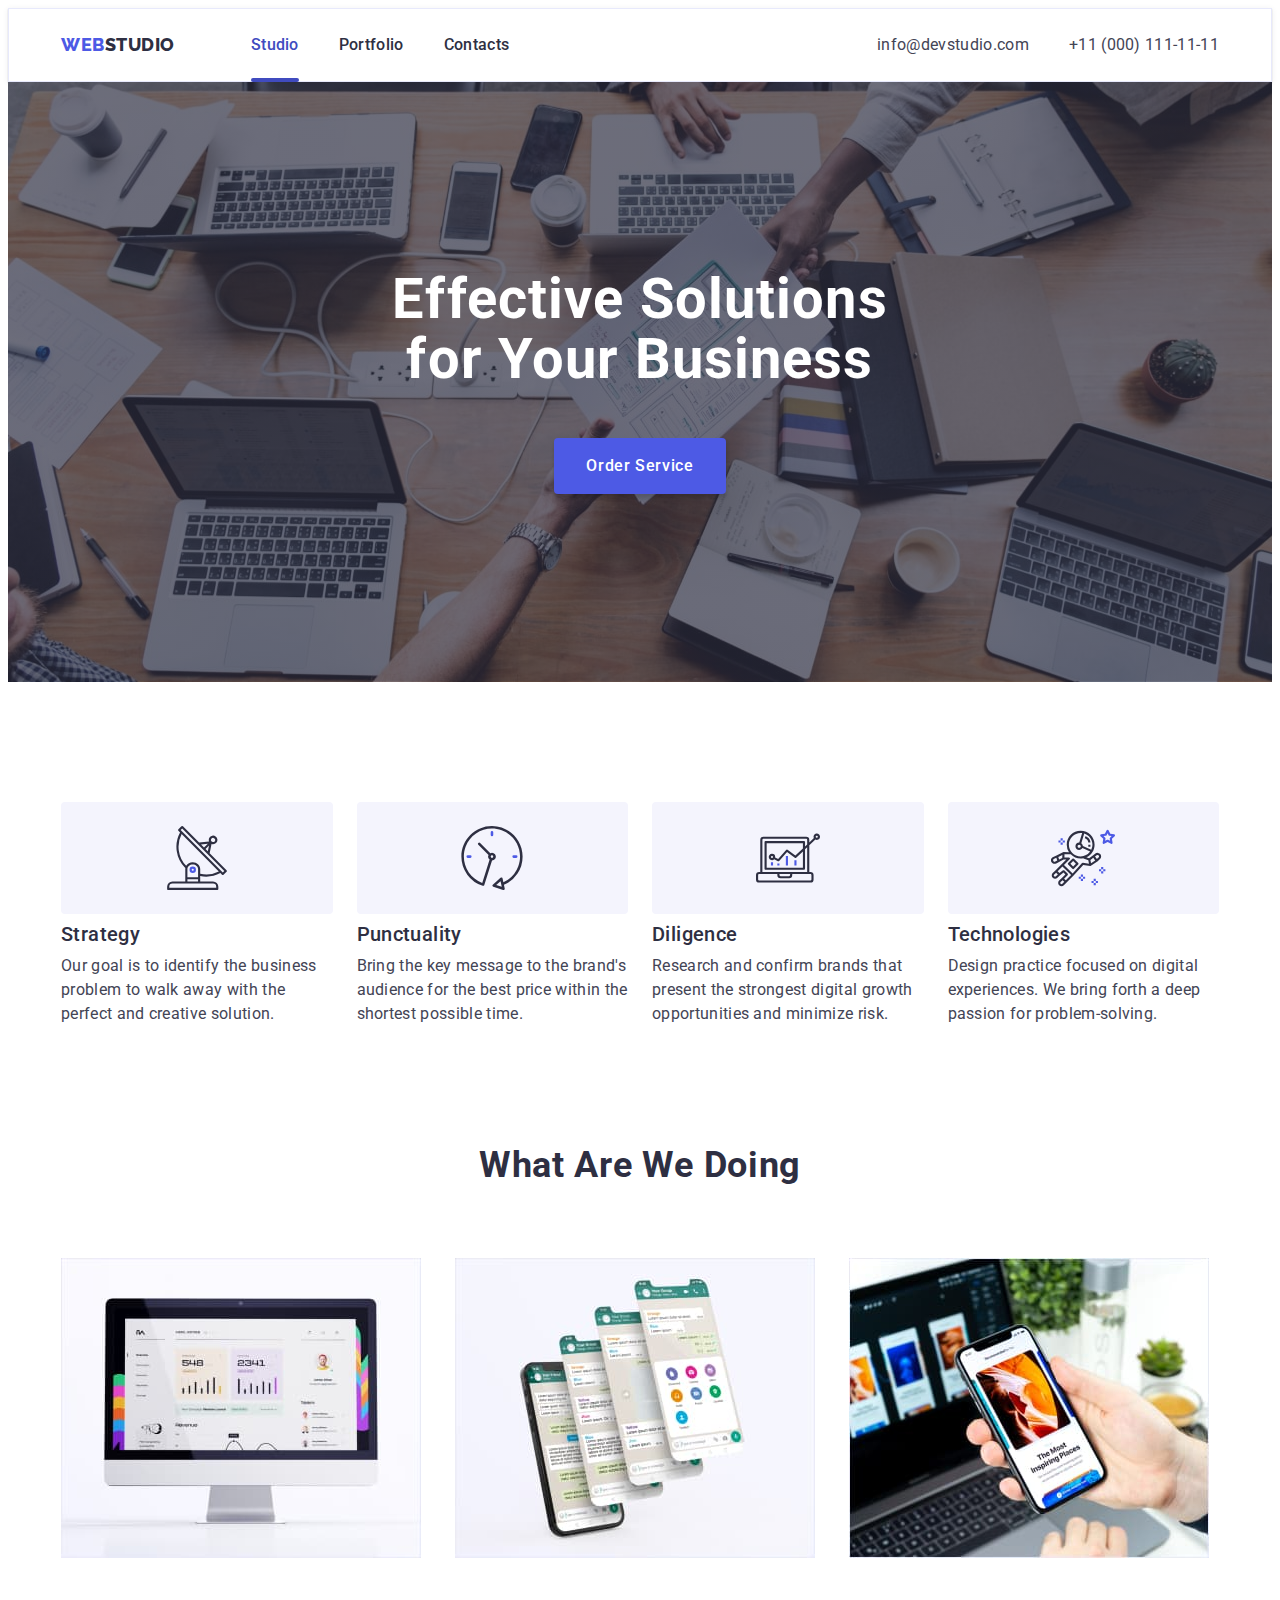
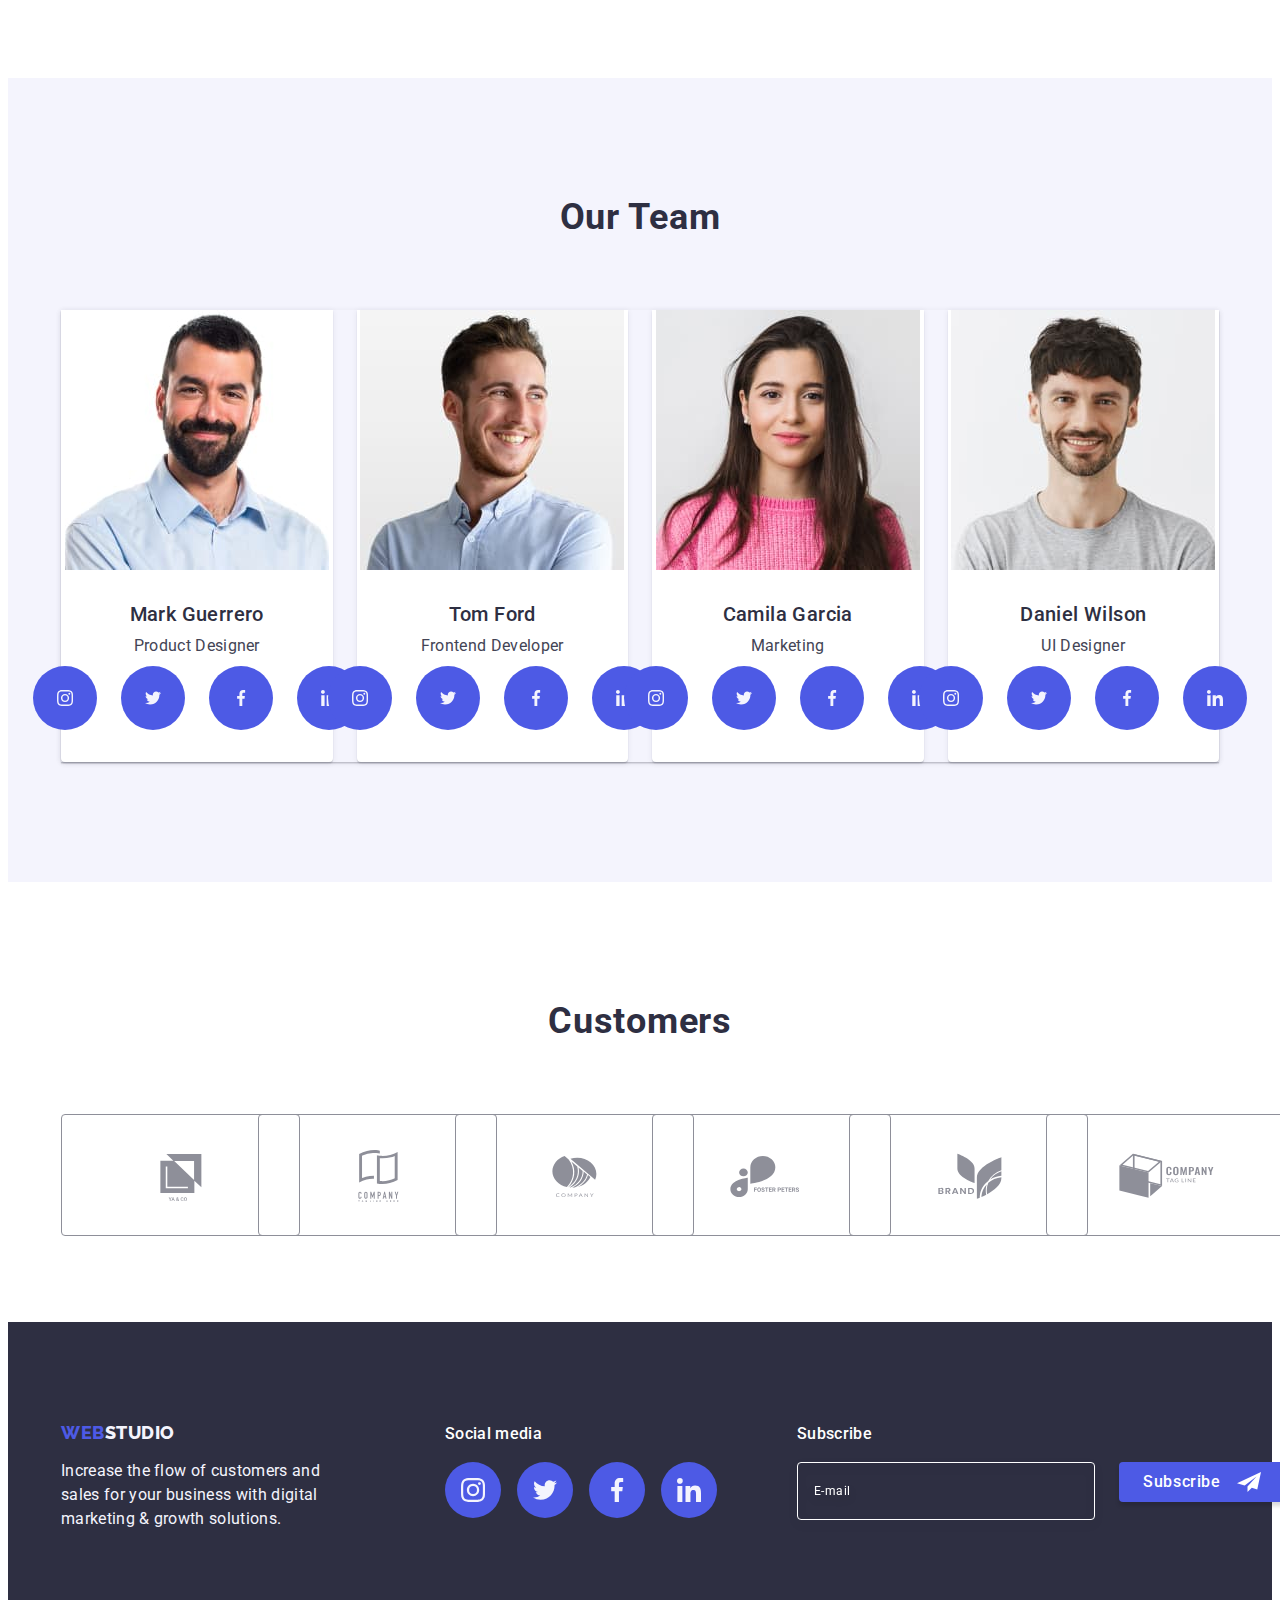
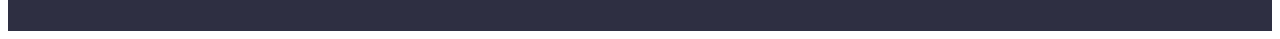
<file: index.html>
<!DOCTYPE html>
<html lang="en">
  <head>
    <meta charset="UTF-8" />
    <meta name="viewport" content="width=device-width, initial-scale=1.0" />
    <link rel="preconnect" href="https://fonts.googleapis.com" />
    <link rel="preconnect" href="https://fonts.gstatic.com" crossorigin />
    <link
      href="https://fonts.googleapis.com/css2?family=Raleway:wght@800&family=Roboto:wght@400;500;700;900&display=swap"
      rel="stylesheet"
    />
    <link
      rel="stylesheet"
      href="https://cdnjs.cloudflare.com/ajax/libs/modern-normalize/2.0.0/modern-normalize.min.css"
      integrity="sha512-4xo8blKMVCiXpTaLzQSLSw3KFOVPWhm/TRtuPVc4WG6kUgjH6J03IBuG7JZPkcWMxJ5huwaBpOpnwYElP/m6wg=="
      crossorigin="anonymous"
      referrerpolicy="no-referrer"
    />
    <link rel="stylesheet" href="./css/styles.css" />
    <title>Document</title>
  </head>
  <body>
    <header class="top-page">
      <div class="container header-container">
        <nav class="header-menu">
          <a class="header-menu-logo link" href="./index.html"
            >Web<span class="logo-dark">Studio</span></a
          >
          <ul class="header-menu-list list">
            <li class="header-menu-item">
              <a class="header-menu-link current link" href="./index.html"
                >Studio</a
              >
            </li>
            <li class="header-menu-item">
              <a class="header-menu-link link" href="./portfolio.html"
                >Portfolio</a
              >
            </li>
            <li class="header-menu-item">
              <a class="header-menu-link link" href="">Contacts</a>
            </li>
          </ul>
        </nav>
        <address class="header-contacts">
          <ul class="header-contacts-list list">
            <li class="header-contacts-item">
              <a
                class="header-contacts-link link"
                href="mailto:info@devstudio.com"
                >info@devstudio.com</a
              >
            </li>
            <li class="header-contacts-item">
              <a class="header-contacts-link link" href="tel:110001111111"
                >+11 (000) 111-11-11</a
              >
            </li>
          </ul>
        </address>
      </div>
    </header>
    <main>
      <section class="hero">
        <div class="container">
          <h1 class="hero-title">Effective Solutions for Your Business</h1>
          <button class="hero-btn button" data-modal-open type="button">
            Order Service
          </button>
        </div>
      </section>
      <section class="about">
        <div class="container">
          <h2 class="visually-hidden">Our Advantages</h2>
          <ul class="about-list list">
            <li class="about-list-item">
              <div class="about-icon-item">
                <svg class="about-icon" width="64" height="64">
                  <use href="./images/icons.svg#antenna"></use>
                </svg>
              </div>
              <h3 class="about-list-title">Strategy</h3>
              <p class="text">
                Our goal is to identify the business problem to walk away with
                the perfect and creative solution.
              </p>
            </li>
            <li class="about-list-item">
              <div class="about-icon-item">
                <svg class="about-icon" width="64" height="64">
                  <use href="./images/icons.svg#clock"></use>
                </svg>
              </div>
              <h3 class="about-list-title">Punctuality</h3>
              <p class="text">
                Bring the key message to the brand's audience for the best price
                within the shortest possible time.
              </p>
            </li>
            <li class="about-list-item">
              <div class="about-icon-item">
                <svg class="about-icon" width="64" height="64">
                  <use href="./images/icons.svg#diagram"></use>
                </svg>
              </div>
              <h3 class="about-list-title">Diligence</h3>
              <p class="text">
                Research and confirm brands that present the strongest digital
                growth opportunities and minimize risk.
              </p>
            </li>
            <li class="about-list-item">
              <div class="about-icon-item">
                <svg class="about-icon" width="64" height="64">
                  <use href="./images/icons.svg#astronaut"></use>
                </svg>
              </div>
              <h3 class="about-list-title">Technologies</h3>
              <p class="text">
                Design practice focused on digital experiences. We bring forth a
                deep passion for problem-solving.
              </p>
            </li>
          </ul>
        </div>
      </section>
      <section class="work">
        <div class="container">
          <h2 class="work-title">What are we doing</h2>
          <ul class="work-list list">
            <li class="work-list-item">
              <img
                src="./images/wawd_1.jpg"
                alt="pc"
                width="360"
                height="300"
              />
            </li>
            <li class="work-list-item">
              <img
                src="./images/wawd_2.jpg"
                alt="screens"
                width="360"
                height="300"
              />
            </li>
            <li class="work-list-item">
              <img
                src="./images/wawd_3.jpg"
                alt="phone"
                width="360"
                height="300"
              />
            </li>
          </ul>
        </div>
      </section>
      <section class="staff">
        <div class="container">
          <h2 class="staff-title">Our Team</h2>
          <ul class="staff-list list">
            <li class="staff-list-item">
              <img
                src="./images/mark_guerrero.jpg"
                alt="mark"
                width="264"
                height="260"
              />
              <div class="staff-list-content">
                <h3 class="staff-list-title">Mark Guerrero</h3>
                <p class="staff-list-text text">Product Designer</p>
                <ul class="staff-icon-list list">
                  <li class="staff-icon-item">
                    <a href="" class="staff-icon-link link"
                      ><svg class="staff-icon" width="16" height="16">
                        <use href="./images/icons.svg#instagram"></use>
                      </svg>
                    </a>
                  </li>
                  <li class="staff-icon-item">
                    <a href="" class="staff-icon-link link"
                      ><svg class="staff-icon" width="16" height="16">
                        <use href="./images/icons.svg#twitter"></use>
                      </svg>
                    </a>
                  </li>
                  <li class="staff-icon-item">
                    <a href="" class="staff-icon-link link"
                      ><svg class="staff-icon" width="16" height="16">
                        <use href="./images/icons.svg#facebook"></use>
                      </svg>
                    </a>
                  </li>
                  <li class="staff-icon-item">
                    <a href="" class="staff-icon-link link"
                      ><svg class="staff-icon" width="16" height="16">
                        <use href="./images/icons.svg#linkedin"></use>
                      </svg>
                    </a>
                  </li>
                </ul>
              </div>
            </li>
            <li class="staff-list-item">
              <img
                src="./images/tom_ford.jpg"
                alt="tom"
                width="264"
                height="260"
              />
              <div class="staff-list-content">
                <h3 class="staff-list-title">Tom Ford</h3>
                <p class="staff-list-text text">Frontend Developer</p>
                <ul class="staff-icon-list list">
                  <li class="staff-icon-item">
                    <a href="" class="staff-icon-link link"
                      ><svg class="staff-icon" width="16" height="16">
                        <use href="./images/icons.svg#instagram"></use>
                      </svg>
                    </a>
                  </li>
                  <li class="staff-icon-item">
                    <a href="" class="staff-icon-link link"
                      ><svg class="staff-icon" width="16" height="16">
                        <use href="./images/icons.svg#twitter"></use></svg
                    ></a>
                  </li>
                  <li class="staff-icon-item">
                    <a href="" class="staff-icon-link link"
                      ><svg class="staff-icon" width="16" height="16">
                        <use href="./images/icons.svg#facebook"></use>
                      </svg>
                    </a>
                  </li>
                  <li class="staff-icon-item">
                    <a href="" class="staff-icon-link link"
                      ><svg class="staff-icon" width="16" height="16">
                        <use href="./images/icons.svg#linkedin"></use></svg
                    ></a>
                  </li>
                </ul>
              </div>
            </li>
            <li class="staff-list-item">
              <img
                src="./images/camila_garcia.jpg"
                alt="camila"
                width="264"
                height="260"
              />
              <div class="staff-list-content">
                <h3 class="staff-list-title">Camila Garcia</h3>
                <p class="staff-list-text text">Marketing</p>
                <ul class="staff-icon-list list">
                  <li class="staff-icon-item">
                    <a href="" class="staff-icon-link link"
                      ><svg class="staff-icon" width="16" height="16">
                        <use href="./images/icons.svg#instagram"></use></svg
                    ></a>
                  </li>
                  <li class="staff-icon-item">
                    <a href="" class="staff-icon-link link"
                      ><svg class="staff-icon" width="16" height="16">
                        <use href="./images/icons.svg#twitter"></use></svg
                    ></a>
                  </li>
                  <li class="staff-icon-item">
                    <a href="" class="staff-icon-link link"
                      ><svg class="staff-icon" width="16" height="16">
                        <use href="./images/icons.svg#facebook"></use></svg
                    ></a>
                  </li>
                  <li class="staff-icon-item">
                    <a href="" class="staff-icon-link link"
                      ><svg class="staff-icon" width="16" height="16">
                        <use href="./images/icons.svg#linkedin"></use></svg
                    ></a>
                  </li>
                </ul>
              </div>
            </li>
            <li class="staff-list-item">
              <img
                src="./images/daniel_wilson.jpg"
                alt="daniel"
                width="264"
                height="260"
              />
              <div class="staff-list-content">
                <h3 class="staff-list-title">Daniel Wilson</h3>
                <p class="staff-list-text text">UI Designer</p>
                <ul class="staff-icon-list list">
                  <li class="staff-icon-item">
                    <a href="" class="staff-icon-link link"
                      ><svg class="staff-icon" width="16" height="16">
                        <use href="./images/icons.svg#instagram"></use></svg
                    ></a>
                  </li>
                  <li class="staff-icon-item">
                    <a href="" class="staff-icon-link link"
                      ><svg class="staff-icon" width="16" height="16">
                        <use href="./images/icons.svg#twitter"></use></svg
                    ></a>
                  </li>
                  <li class="staff-icon-item">
                    <a href="" class="staff-icon-link link"
                      ><svg class="staff-icon" width="16" height="16">
                        <use href="./images/icons.svg#facebook"></use></svg
                    ></a>
                  </li>
                  <li class="staff-icon-item">
                    <a href="" class="staff-icon-link link"
                      ><svg class="staff-icon" width="16" height="16">
                        <use href="./images/icons.svg#linkedin"></use></svg
                    ></a>
                  </li>
                </ul>
              </div>
            </li>
          </ul>
        </div>
      </section>
      <section class="customers">
        <div class="container">
          <h2 class="customers-title">Customers</h2>
          <ul class="customers-list list">
            <li class="customers-list-item">
              <a href="" class="customers-list-link link">
                <svg class="customers-icon" width="104" height="56">
                  <use href="./images/icons.svg#Logo"></use>
                </svg>
              </a>
            </li>
            <li class="customers-list-item">
              <a href="" class="customers-list-link link">
                <svg class="customers-icon" width="104" height="56">
                  <use href="./images/icons.svg#Logo-1"></use>
                </svg>
              </a>
            </li>
            <li class="customers-list-item">
              <a href="" class="customers-list-link link">
                <svg class="customers-icon" width="104" height="56">
                  <use href="./images/icons.svg#Logo-2"></use>
                </svg>
              </a>
            </li>
            <li class="customers-list-item">
              <a href="" class="customers-list-link link">
                <svg class="customers-icon" width="104" height="56">
                  <use href="./images/icons.svg#Logo-3"></use>
                </svg>
              </a>
            </li>
            <li class="customers-list-item">
              <a href="" class="customers-list-link link">
                <svg class="customers-icon" width="104" height="56">
                  <use href="./images/icons.svg#Logo-4"></use>
                </svg>
              </a>
            </li>
            <li class="customers-list-item">
              <a href="" class="customers-list-link link">
                <svg class="customers-icon" width="104" height="56">
                  <use href="./images/icons.svg#Logo-5"></use>
                </svg>
              </a>
            </li>
          </ul>
        </div>
      </section>
    </main>
    <footer class="footer-info-text">
      <div class="container footer-container">
        <div class="footer-logo-container">
          <a class="footer-logo link" href="./index.html"
            >Web<span class="white-color">Studio</span></a
          >
          <p class="footer-text text">
            Increase the flow of customers and sales for your business with
            digital marketing & growth solutions.
          </p>
        </div>
        <div class="footer-social-media">
          <p class="social-media-text">Social media</p>
          <ul class="social-media-list list">
            <li class="social-media-item">
              <a href="" class="social-media-link link"
                ><svg class="social-media-icon" width="24" height="24">
                  <use href="./images/icons.svg#instagram"></use></svg
              ></a>
            </li>
            <li class="social-media-item">
              <a href="" class="social-media-link link"
                ><svg class="social-media-icon" width="24" height="24">
                  <use href="./images/icons.svg#twitter"></use></svg
              ></a>
            </li>
            <li class="social-media-item">
              <a href="" class="social-media-link link"
                ><svg class="social-media-icon" width="24" height="24">
                  <use href="./images/icons.svg#facebook"></use></svg
              ></a>
            </li>
            <li class="social-media-item">
              <a href="" class="social-media-link link"
                ><svg class="social-media-icon" width="24" height="24">
                  <use href="./images/icons.svg#linkedin"></use></svg
              ></a>
            </li>
          </ul>
        </div>
        <div class="footer-subscribe-form">
          <p class="footer-subscribe-text">Subscribe</p>
          <form class="footer-form">
            <label class="footer-form-label" aria-label="footer email input"
              ><input
                type="email"
                name="footer-email"
                class="footer-input"
                placeholder="E-mail"
            /></label>

            <button type="submit" class="button footer-submit-btn">
              Subscribe
              <svg class="footer-submit-icon" width="24" height="24">
                <use href="./images/icons.svg#icon-frame"></use>
              </svg>
            </button>
          </form>
        </div>
      </div>
    </footer>
    <div class="backdrop is-hidden" data-modal>
      <div class="modal">
        <button type="button" class="close-button" data-modal-close>
          <svg width="8" height="8" class="close-icon">
            <use href="./images/icons.svg#icon-close"></use>
          </svg>
        </button>
        <p class="modal-title">Leave your contacts and we will call you back</p>
        <form class="modal-form">
          <div class="modal-field">
            <label class="modal-label" for="user-name">Name</label>
            <div class="modal-input-container">
              <input
                type="text"
                id="user-name"
                name="user-name"
                class="modal-form-input"
              />
              <svg class="modal-form-icon" width="18" height="24">
                <use href="./images/icons.svg#icon-person"></use>
              </svg>
            </div>
          </div>
          <div class="modal-field">
            <label class="modal-label" for="phone-number">Phone</label>
            <div class="modal-input-container">
              <input
                type="tel"
                id="phone-number"
                name="phone-number"
                class="modal-form-input"
              />
              <svg class="modal-form-icon" width="18" height="24">
                <use href="./images/icons.svg#icon-phone"></use>
              </svg>
            </div>
          </div>
          <div class="modal-field">
            <label class="modal-label" for="email-address">Email</label>
            <div class="modal-input-container">
              <input
                type="email"
                id="email-address"
                name="email-address"
                class="modal-form-input"
              />
              <svg class="modal-form-icon" width="18" height="24">
                <use href="./images/icons.svg#icon-email"></use>
              </svg>
            </div>
          </div>
          <div class="modal-field modal-textarea-field">
            <label class="modal-label" for="user-comment">Comment</label>
            <textarea
              name="user-comment"
              id="user-comment"
              class="modal-form-textarea"
              placeholder="Text input"
            ></textarea>
          </div>
          <div class="modal-field modal-policy-field">
            <input
              type="checkbox"
              id="user-privacy"
              name="user-privacy"
              value="true"
              class="policy-check visually-hidden"
            />
            <label for="user-privacy" class="policy-text"
              ><span class="privacy-field">
                <svg class="policy-check" width="10" height="8">
                  <use href="./images/icons.svg#icon-accept"></use>
                </svg> </span
              >I accept the terms and conditions of the
              <a href="" class="policy-link"> Privacy Policy</a></label
            >
          </div>
          <button type="submit" class="modal-form-button button">Send</button>
        </form>
      </div>
    </div>
    <script src="./js/modal.js"></script>
  </body>
</html>
</file>
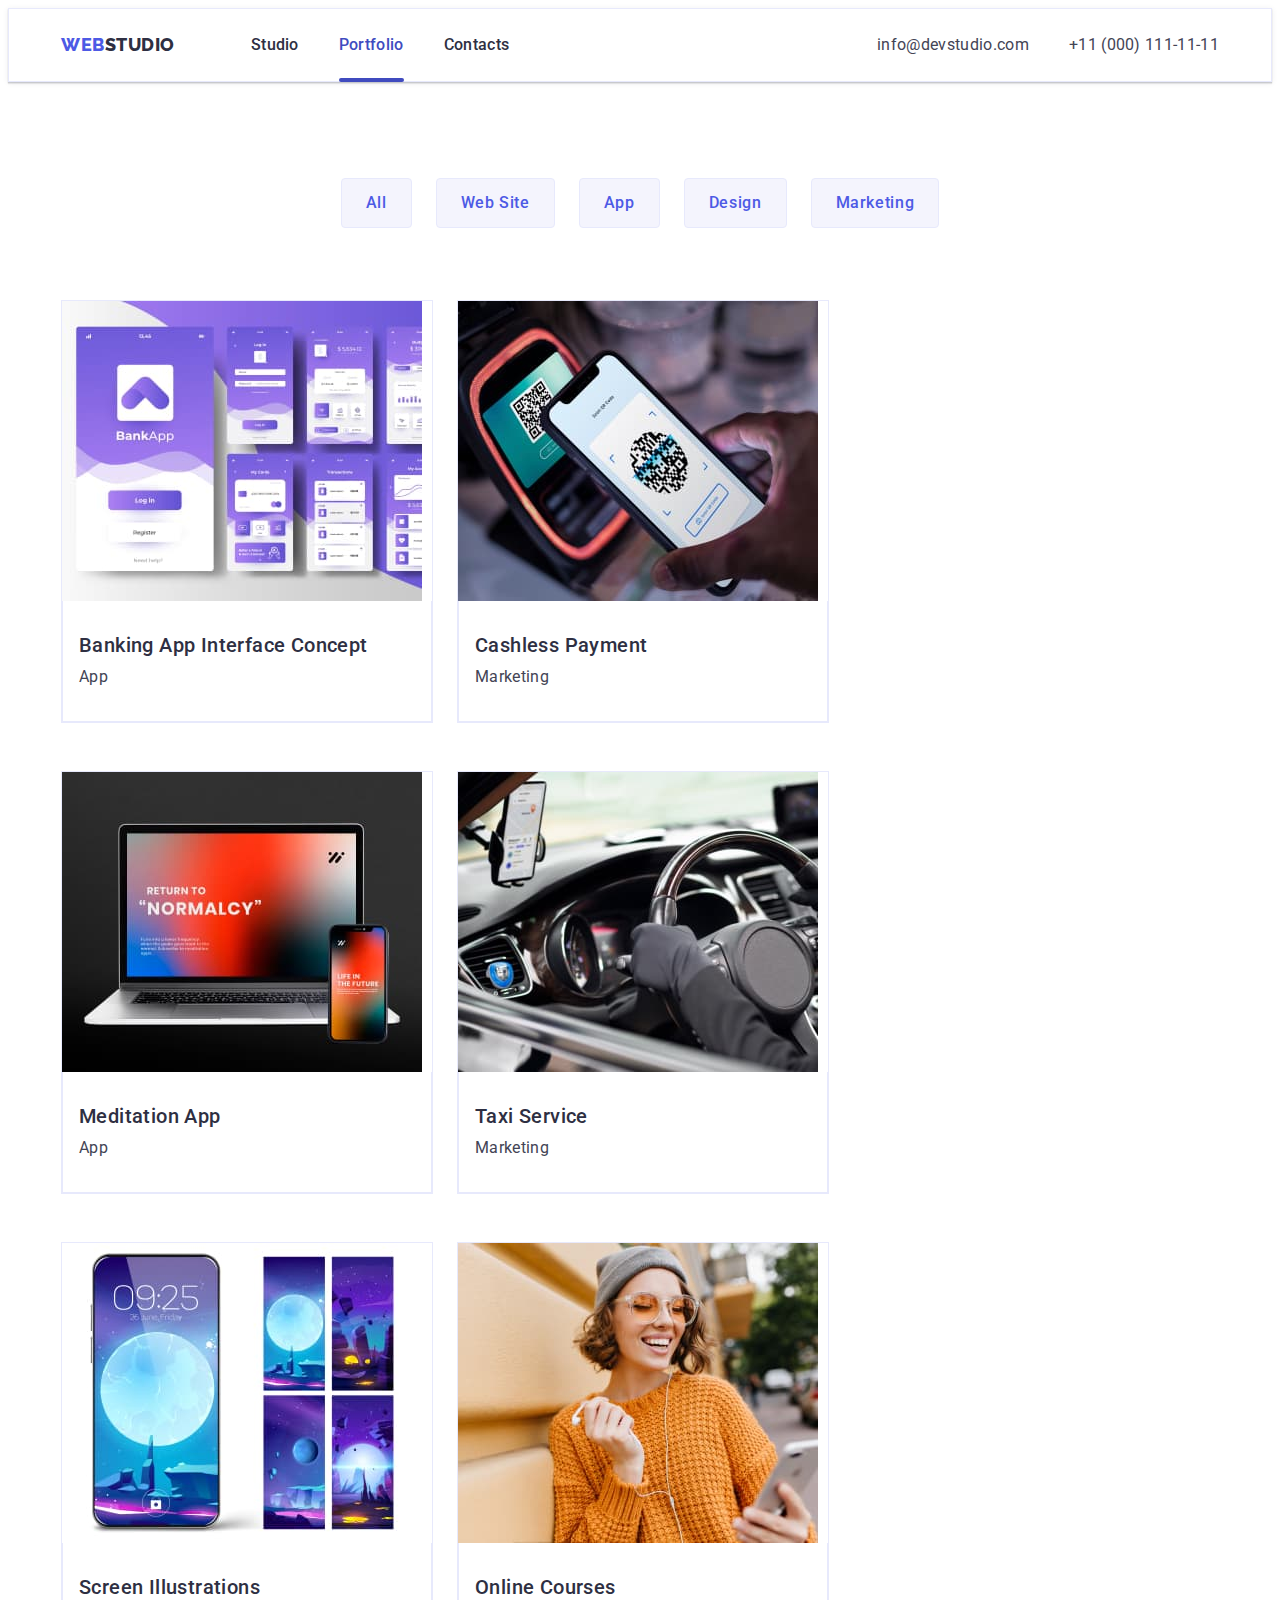
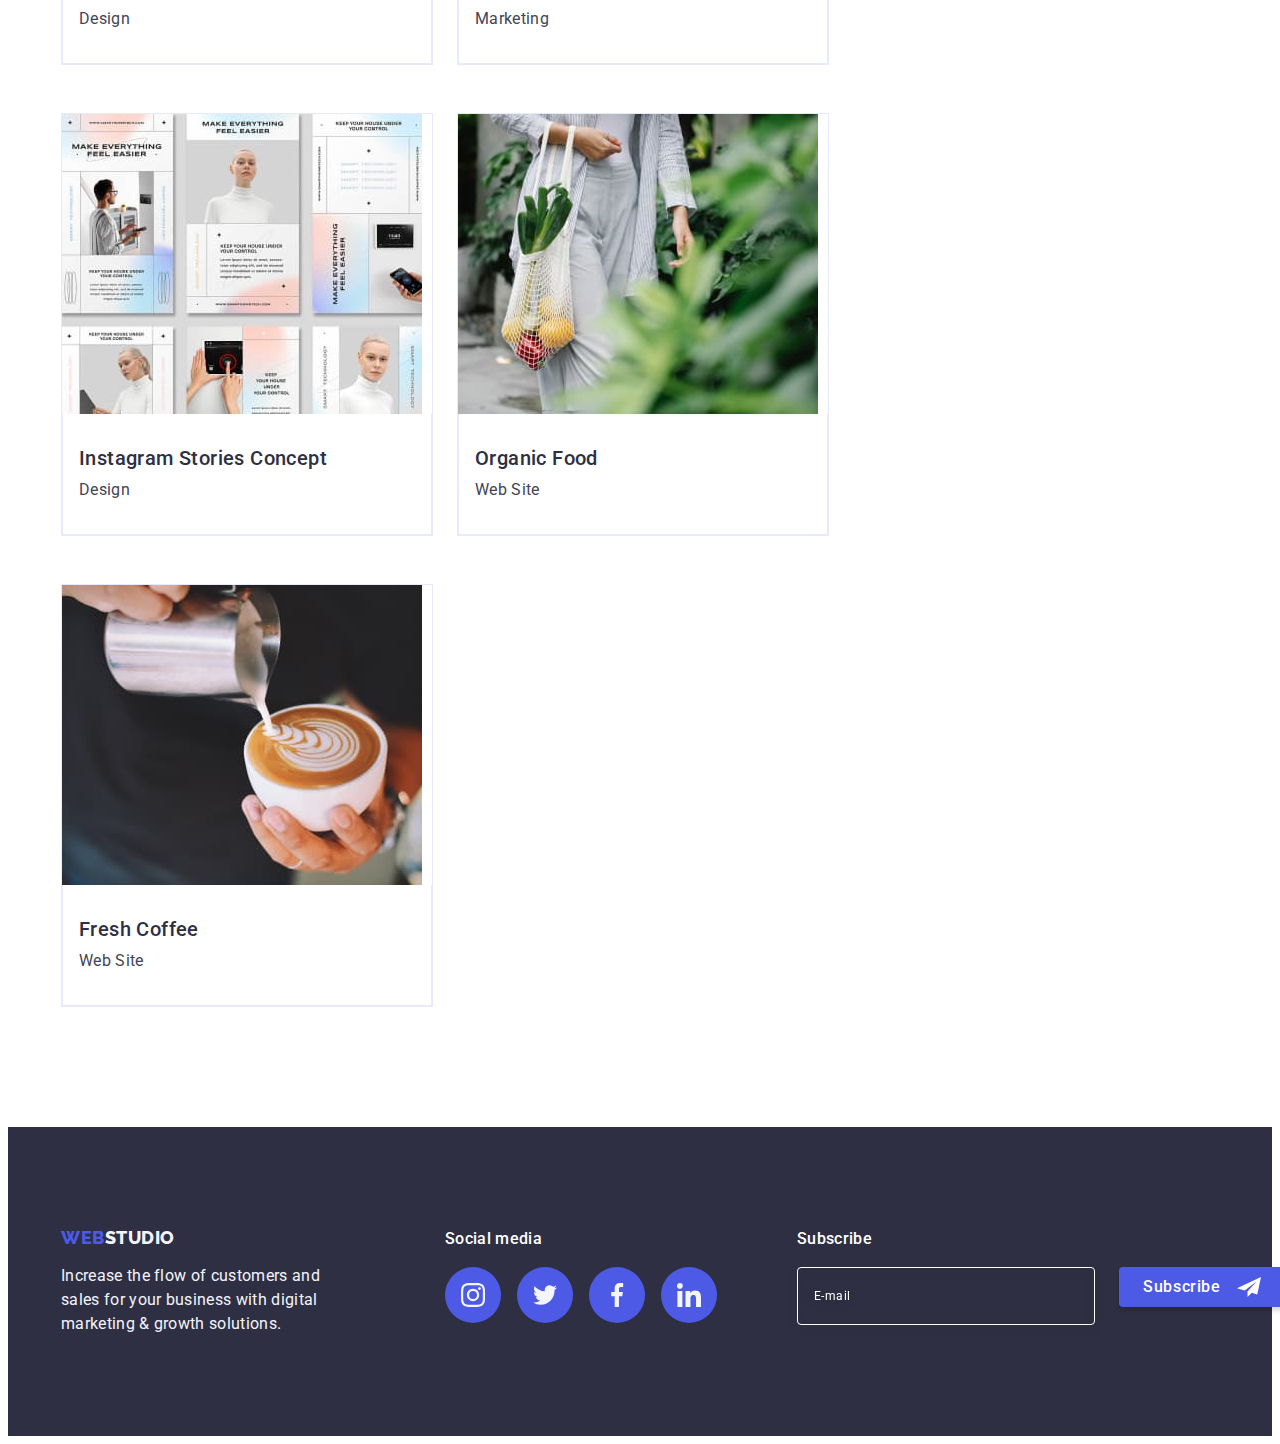
<file: portfolio.html>
<!DOCTYPE html>
<html lang="en">
  <head>
    <meta charset="UTF-8" />
    <meta name="viewport" content="width=device-width, initial-scale=1.0" />
    <link rel="preconnect" href="https://fonts.googleapis.com" />
    <link rel="preconnect" href="https://fonts.gstatic.com" crossorigin />
    <link
      href="https://fonts.googleapis.com/css2?family=Raleway:wght@800&family=Roboto:wght@400;500;700;900&display=swap"
      rel="stylesheet"
    />
    <link
      rel="stylesheet"
      href="https://cdnjs.cloudflare.com/ajax/libs/modern-normalize/2.0.0/modern-normalize.min.css"
      integrity="sha512-4xo8blKMVCiXpTaLzQSLSw3KFOVPWhm/TRtuPVc4WG6kUgjH6J03IBuG7JZPkcWMxJ5huwaBpOpnwYElP/m6wg=="
      crossorigin="anonymous"
      referrerpolicy="no-referrer"
    />
    <link rel="stylesheet" href="./css/styles.css" />
    <title>Document</title>
  </head>
  <body>
    <header class="top-page">
      <div class="container header-container">
        <nav class="header-menu">
          <a class="header-menu-logo link" href="./index.html"
            >Web<span class="logo-dark">Studio</span></a
          >
          <ul class="header-menu-list list">
            <li class="header-menu-item">
              <a class="header-menu-link link" href="./index.html">Studio</a>
            </li>
            <li class="header-menu-item">
              <a class="header-menu-link current link" href="./portfolio.html"
                >Portfolio</a
              >
            </li>
            <li class="header-menu-item">
              <a class="header-menu-link link" href="">Contacts</a>
            </li>
          </ul>
        </nav>
        <address class="header-contacts">
          <ul class="header-contacts-list list">
            <li class="header-contacts-item">
              <a
                class="header-contacts-link link"
                href="mailto:info@devstudio.com"
                >info@devstudio.com</a
              >
            </li>
            <li class="header-contacts-item">
              <a class="header-contacts-link link" href="tel:110001111111"
                >+11 (000) 111-11-11</a
              >
            </li>
          </ul>
        </address>
      </div>
    </header>
    <main>
      <section class="portfolio">
        <div class="container">
          <h1 class="visually-hidden">Portfolio</h1>
          <ul class="filter-list list">
            <li class="filter-list-item">
              <button class="filter-btn button" type="button">All</button>
            </li>
            <li class="filter-list-item">
              <button class="filter-btn button" type="button">Web Site</button>
            </li>
            <li class="filter-list-item">
              <button class="filter-btn button" type="button">App</button>
            </li>
            <li class="filter-list-item">
              <button class="filter-btn button" type="button">Design</button>
            </li>
            <li class="filter-list-item">
              <button class="filter-btn button" type="button">Marketing</button>
            </li>
          </ul>
          <ul class="choice-list list">
            <li class="choice-list-item">
              <a class="choice-list-link link" href="">
                <div class="box">
                  <img
                    src="./images/bank_app.jpg"
                    alt="banking app"
                    width="360"
                    height="300"
                  />
                  <p class="overlay-text">
                    14 Stylish and User-Friendly App Design Concepts · Task
                    Manager App · Calorie Tracker App · Exotic Fruit Ecommerce
                    App · Cloud Storage App
                  </p>
                </div>
                <div class="choice-list-content">
                  <h2 class="choice-list-title">
                    Banking App Interface Concept
                  </h2>
                  <p class="text">App</p>
                </div>
              </a>
            </li>
            <li class="choice-list-item">
              <a class="choice-list-link link" href="">
                <div class="box">
                  <img
                    src="./images/contactless.jpg"
                    alt="cashless payment"
                    width="360"
                    height="300"
                  />

                  <p class="overlay-text">
                    14 Stylish and User-Friendly App Design Concepts · Task
                    Manager App · Calorie Tracker App · Exotic Fruit Ecommerce
                    App · Cloud Storage App
                  </p>
                </div>
                <div class="choice-list-content">
                  <h2 class="choice-list-title">Cashless Payment</h2>
                  <p class="text">Marketing</p>
                </div>
              </a>
            </li>
            <li class="choice-list-item">
              <a class="choice-list-link link" href="">
                <div class="box">
                  <img
                    src="./images/meditation_app.jpg"
                    alt="meditation app"
                    width="360"
                    height="300"
                  />
                  <p class="overlay-text">
                    14 Stylish and User-Friendly App Design Concepts · Task
                    Manager App · Calorie Tracker App · Exotic Fruit Ecommerce
                    App · Cloud Storage App
                  </p>
                </div>
                <div class="choice-list-content">
                  <h2 class="choice-list-title">Meditation App</h2>
                  <p class="text">App</p>
                </div>
              </a>
            </li>
            <li class="choice-list-item">
              <a class="choice-list-link link" href="">
                <div class="box">
                  <img
                    src="./images/taxi.jpg"
                    alt="taxi service"
                    width="360"
                    height="300"
                  />
                  <p class="overlay-text">
                    14 Stylish and User-Friendly App Design Concepts · Task
                    Manager App · Calorie Tracker App · Exotic Fruit Ecommerce
                    App · Cloud Storage App
                  </p>
                </div>
                <div class="choice-list-content">
                  <h2 class="choice-list-title">Taxi Service</h2>
                  <p class="text">Marketing</p>
                </div>
              </a>
            </li>
            <li class="choice-list-item">
              <a class="choice-list-link link" href="">
                <div class="box">
                  <img
                    src="./images/screen_phone.jpg"
                    alt="screen illustrations"
                    width="360"
                    height="300"
                  />
                  <p class="overlay-text">
                    14 Stylish and User-Friendly App Design Concepts · Task
                    Manager App · Calorie Tracker App · Exotic Fruit Ecommerce
                    App · Cloud Storage App
                  </p>
                </div>
                <div class="choice-list-content">
                  <h2 class="choice-list-title">Screen Illustrations</h2>
                  <p class="text">Design</p>
                </div>
              </a>
            </li>
            <li class="choice-list-item">
              <a class="choice-list-link link" href="">
                <div class="box">
                  <img
                    src="./images/girl.jpg"
                    alt="smiling girl"
                    width="360"
                    height="300"
                  />
                  <p class="overlay-text">
                    14 Stylish and User-Friendly App Design Concepts · Task
                    Manager App · Calorie Tracker App · Exotic Fruit Ecommerce
                    App · Cloud Storage App
                  </p>
                </div>
                <div class="choice-list-content">
                  <h2 class="choice-list-title">Online Courses</h2>
                  <p class="text">Marketing</p>
                </div>
              </a>
            </li>
            <li class="choice-list-item">
              <a class="choice-list-link link" href="">
                <div class="box">
                  <img
                    src="./images/stories.jpg"
                    alt="instagram stories"
                    width="360"
                    height="300"
                  />
                  <p class="overlay-text">
                    14 Stylish and User-Friendly App Design Concepts · Task
                    Manager App · Calorie Tracker App · Exotic Fruit Ecommerce
                    App · Cloud Storage App
                  </p>
                </div>

                <div class="choice-list-content">
                  <h2 class="choice-list-title">Instagram Stories Concept</h2>
                  <p class="text">Design</p>
                </div>
              </a>
            </li>
            <li class="choice-list-item">
              <a class="choice-list-link link" href="">
                <div class="box">
                  <img
                    src="./images/vegetables.jpg"
                    alt="vegetables"
                    width="360"
                    height="300"
                  />
                  <p class="overlay-text">
                    14 Stylish and User-Friendly App Design Concepts · Task
                    Manager App · Calorie Tracker App · Exotic Fruit Ecommerce
                    App · Cloud Storage App
                  </p>
                </div>
                <div class="choice-list-content">
                  <h2 class="choice-list-title">Organic Food</h2>
                  <p class="text">Web Site</p>
                </div>
              </a>
            </li>
            <li class="choice-list-item">
              <a class="choice-list-link link" href="">
                <div class="box">
                  <img
                    src="./images/coffee.jpg"
                    alt="coffee"
                    width="360"
                    height="300"
                  />
                  <p class="overlay-text">
                    14 Stylish and User-Friendly App Design Concepts · Task
                    Manager App · Calorie Tracker App · Exotic Fruit Ecommerce
                    App · Cloud Storage App
                  </p>
                </div>
                <div class="choice-list-content">
                  <h2 class="choice-list-title">Fresh Coffee</h2>
                  <p class="text">Web Site</p>
                </div>
              </a>
            </li>
          </ul>
        </div>
      </section>
    </main>
    <footer class="footer-info-text">
      <div class="container footer-container">
        <div class="footer-logo-container">
          <a class="footer-logo link" href="./index.html"
            >Web<span class="white-color">Studio</span></a
          >
          <p class="footer-text text">
            Increase the flow of customers and sales for your business with
            digital marketing & growth solutions.
          </p>
        </div>
        <div class="footer-social-media">
          <p class="social-media-text">Social media</p>
          <ul class="social-media-list list">
            <li class="social-media-item">
              <a href="" class="social-media-link link"
                ><svg class="social-media-icon" width="24" height="24">
                  <use href="./images/icons.svg#instagram"></use></svg
              ></a>
            </li>
            <li class="social-media-item">
              <a href="" class="social-media-link link"
                ><svg class="social-media-icon" width="24" height="24">
                  <use href="./images/icons.svg#twitter"></use></svg
              ></a>
            </li>
            <li class="social-media-item">
              <a href="" class="social-media-link link"
                ><svg class="social-media-icon" width="24" height="24">
                  <use href="./images/icons.svg#facebook"></use></svg
              ></a>
            </li>
            <li class="social-media-item">
              <a href="" class="social-media-link link"
                ><svg class="social-media-icon" width="24" height="24">
                  <use href="./images/icons.svg#linkedin"></use></svg
              ></a>
            </li>
          </ul>
        </div>
        <div class="footer-subscribe-form">
          <p class="footer-subscribe-text">Subscribe</p>
          <form class="footer-form">
            <label class="footer-form-label" aria-label="footer email input"
              ><input
                type="email"
                name="footer-email"
                class="footer-input"
                placeholder="E-mail"
            /></label>

            <button type="submit" class="button footer-submit-btn">
              Subscribe
              <svg class="footer-submit-icon" width="24" height="24">
                <use href="./images/icons.svg#icon-frame"></use>
              </svg>
            </button>
          </form>
        </div>
      </div>
    </footer>
  </body>
</html>
</file>
<file: css/styles.css>
/*----------general styles-------*/
:root {
	--back-color: #ffffff;
	--logo-color: #4D5AE5;
	--dark-color: #2E2F42;
	--white-color: #F4F4FD;
	--text-color: #434455;
	--border-color: #E7E9FC;
	--grey-color: rgba(46, 47, 66, 0.70);
	--ocean-color: #404BBF;
	--green-color: #31D0AA;
	--light-color: #8E8F99;
	--backdrop-back: rgba(46, 47, 66, 0.40);
	--modal-back: #FCFCFC;
}
body {
	box-sizing: border-box;
	font-family: 'Roboto', sans-serif;
	color: #434455;
	background-color: var(--back-color);
}
footer {
	background-color: var(--back-color);
}
p, h1, h2, h3, h4, h5, h6 {
	margin: 0;
}
ul {
	margin: 0;
	padding-left: 0;
}
img {
	display: block;
	margin: 0px;
	max-width: 100%;
}
.container {
	max-width: 1158px;
	margin: 0 auto;
	padding: 0 15px;
}
.list {
	list-style-type: none;
}
.link {
	text-decoration: none;
}
.button {
	cursor: pointer;
	transition: background-color 250ms cubic-bezier(0.4, 0, 0.2, 1);
}
.button:hover, .button:focus {
	background-color: #404BBF;
}
.logo-dark {
	color: var(--dark-color);
}
.white-color {
	color: var(--white-color);
}
/*--------header styles----------*/
.top-page {
	border: 1px solid var(--border-color);
	box-shadow: 0px 2px 1px rgba(46, 47, 66, 0.08), 0px 1px 1px rgba(46, 47, 66, 0.16), 0px 1px 6px rgba(46, 47, 66, 0.08);
}
.header-container {
	display: flex;
	justify-content: space-between;
	align-items: center;
}
.header-menu {
	display: flex;
	align-items: center;
}
.header-menu-logo {
	font-family: 'Raleway', sans-serif;
	font-size: 18px;
	font-weight: 800;
	line-height: 1.17;
	letter-spacing: 0.03em;
	text-transform: uppercase;
	color: var(--logo-color);
	margin-right: 76px;
	padding-top: 24px;
	padding-bottom: 24px;
}


.header-menu-list {
	display: flex;
	gap: 40px;
}
.header-menu-link {
	font-size: 16px;
	font-weight: 500;
	line-height: 1.5;
	letter-spacing: 0.02em;
	color: var(--dark-color);
	padding-top: 24px;
	padding-bottom: 24px;
	display: flex;
	flex-direction: column;
	justify-content: center;
	align-items: center;
	transition: color 250ms cubic-bezier(0.4, 0, 0.2, 1);
}
.header-menu-link:hover, .header-menu-link:focus {
	color: #404BBF;
}
.current {
	position: relative;
	color: #404bbf;
}
.current::after  {
	position: absolute;
	left: 0;
	bottom: -1px;
	content: "";
	width: 100%;
	height: 4px;
	border-radius: 2px;
	background-color: var(--ocean-color);
}

.header-contacts {
	padding-top: 24px;
	padding-bottom: 24px;
	font-style: normal;
}
.header-contacts-list {
	display: flex;
	gap: 40px;
}
.header-contacts-link {
	font-size: 16px;
	color: #434455;
	line-height: 1.5;
	letter-spacing: 0.02em;
	padding-top: 24px;
	padding-bottom: 24px;
	transition: color 250ms cubic-bezier(0.4, 0, 0.2, 1);
}
.header-contacts-link:hover, .header-contacts-link:focus {
	color: #404BBF;
}
/*-------------main styles--------*/
.hero {
	background-image: linear-gradient( to bottom, var(--grey-color), var(--grey-color)
	), url(../images/people-office.jpg);
	background-position: center;
	background-size: cover;
	background-repeat: no-repeat;
	padding-top: 188px;
	padding-bottom: 188px;
	max-width: 1440px;
}
.hero-title {
	margin: 0 auto;
	margin-bottom: 48px;
	max-width: 496px;
	text-align: center;
	color: #fff;
	font-size: 56px;
	line-height: 1.07;
	letter-spacing: 0.02em;
}
.hero-btn {
	min-width: 169px;
	height: 56px;
	border: none;
	display: block;
	margin: 0 auto;
	padding: 16px 32px;
	gap: 10px;
	font-family: 'Roboto', sans-serif;
	font-weight: 500;
	font-size: 16px;
	line-height: 1.5;
	letter-spacing: 0.04em;
	background-color: #4D5AE5;
	color: #fff;
	border-radius: 4px;
	box-shadow: 0px 4px 4px 0px rgba(0, 0, 0, 0.15);
}
.about {
	padding-top: 120px;
	padding-bottom: 120px;
}
.visually-hidden {
	position: absolute;
	width: 1px;
	height: 1px;
	margin: -1px;
	border: 0;
	padding: 0;
	white-space: nowrap;
	clip-path: inset(100%);
	clip: rect(0 0 0 0);
	overflow: hidden;
}

.about-list-title {
	font-size: 20px;
	font-weight: 500;
	line-height: 1.2;
	letter-spacing: 0.02em;
	color: var(--dark-color);
	margin-bottom: 8px;
}
.about-list {
	display: flex;
	gap: 24px;

}
.about-list-item {
	display: flex;
	flex-direction: column;
	align-items: flex-start;
 max-width: calc((100% - 72px) / 4);
}
.about-icon-item {
	display: flex;
	justify-content: center;
	align-items: center;
	background-color: var(--white-color);
	border-radius: 4px;
	width: 100%;
	height: 112px;
	margin-bottom: 8px;
}
.text {
	font-size: 16px;
	line-height: 1.5;
	letter-spacing: 0.02em;
	color: var(--text-color);
}
.work {
	padding-bottom: 120px;
}
.work-title {
	font-size: 36px;
	line-height: 1.11;
	letter-spacing: 0.02em;
	text-align: center;
	text-transform: capitalize;
	color: var(--dark-color);
	margin-bottom: 72px;
}
.work-list {
	display: flex;
	gap: 24px;
}
.work-list-item {
	width: calc((100% - 48px) / 3);
}
.staff {
	background-color: #F4F4FD;
	padding-top: 120px;
	padding-bottom: 120px;
}
.staff-title {
	margin-bottom: 72px;
	font-size: 36px;
	line-height: 1.11;
	letter-spacing: 0.02em;
	text-align: center;
	text-transform: capitalize;
	color: var(--dark-color);
}
.staff-list {
	display: flex;
	gap: 24px;
	box-shadow: 0px 2px 1px 0px rgba(46, 47, 66, 0.08), 0px 1px 1px 0px rgba(46, 47, 66, 0.16), 0px 1px 6px 0px rgba(46, 47, 66, 0.08);
	
}
.staff-list-item {
	display: flex;
	flex-direction: column;
	justify-content: center;
	align-items: center;
	width: calc((100% - 72px) / 4);
	background-color: #FFFFFF;
	border-radius: 0px 0px 4px 4px;
	box-shadow: 0px 2px 1px 0px rgba(46, 47, 66, 0.08), 0px 1px 1px 0px rgba(46, 47, 66, 0.16), 0px 1px 6px 0px rgba(46, 47, 66, 0.08);
}
.staff-list-title {
	text-align: center;
	font-size: 20px;
	font-weight: 500;
	line-height: 1.2;
	letter-spacing: 0.02em;
	color: var(--dark-color);
	margin-bottom: 8px;
}
.staff-list-content {
	padding: 32px 0;
	display: flex;
	flex-direction: column;
	justify-content: center;
	align-items: center;
}
.staff-list-text {
	text-align: center;
}
.staff-icon-list {
	display: flex;
	justify-content: center;
	align-items: center;
	gap: 24px;
	margin-top: 8px;
}
.staff-icon-link {
	display: flex;
	justify-content: center;
	align-items: center;
	background-color: var(--logo-color);
	border-radius: 50%;
	padding: 12px 12px;
	flex-shrink: 0;
	width: 40px;
	height: 40px;
	transition: background-color 250ms cubic-bezier(0.4, 0, 0.2, 1);;
}
.staff-icon-link:hover, .staff-icon-link:focus {
	background-color: var(--ocean-color);
}
.staff-icon {
	fill: var(--white-color);
}
.customers {
	padding-top: 120px;
	padding-bottom: 120px;
}
.customers-title {
	margin-bottom: 72px;
	font-size: 36px;
	line-height: 1.11;
	letter-spacing: 0.02em;
	text-align: center;
	text-transform: capitalize;
	color: var(--dark-color);
}
.customers-list {
	display: flex;
	gap: 24px;
}
.customers-list-item {
	width: calc((100% - 120px) / 6);
	height: 88px;
}
.customers-list-link {
	color: var(--light-color);
	height: 100%;
	display: flex;
	justify-content: center;
	align-items: center;
	width: 100%;
	padding: 16px 32px;
	border-radius: 4px;
	border: 1px solid var(--lightslate, #8E8F99);
	transition: border-color 250ms cubic-bezier(0.4, 0, 0.2, 1),
		color 250ms cubic-bezier(0.4, 0, 0.2, 1);
}
.customers-icon {
	fill: currentColor;
	transition: fill 250ms cubic-bezier(0.4, 0, 0.2, 1);
}
.customers-list-link:hover, .customers-list-link:focus {
	border-color: var(--ocean-color);
	color: var(--ocean-color);
}
.customers-list-link:hover .customers-icon, .customers-list-link:focus .customers-icon {
	fill: var(--ocean-color);
}
/* ----------------footer-styles----------*/
.footer-info-text {
	background-color: var(--dark-color);
	padding-top: 100px;
	padding-bottom: 100px;
}
.footer-container {
	display: flex;
	align-items: baseline;
}
.footer-logo-container {
	margin-right: 120px;
}
.footer-logo {
	display: inline-block;
	color: var(--logo-color);
	font-family: 'Raleway', sans-serif;
	font-size: 18px;
	font-weight: 800;
	line-height: 1.17;
	letter-spacing: 0.03em;
	text-transform: uppercase;
	margin-bottom: 16px;

}
.footer-text {
	color: #F4F4FD;
	width: 264px;
}
.footer-social-media {
}
.social-media-list {
	display: flex;
	gap: 16px;
}
.social-media-link {
	display: flex;
	justify-content: center;
	align-items: center;
	padding: 8px 8px;
	width: 40px;
	height: 40px;
	background-color: var(--logo-color);
	border-radius: 50%;
	transition: background-color 250ms cubic-bezier(0.4, 0, 0.2, 1);
}
.social-media-link:hover, .social-media-link:focus {
  background-color: var(--green-color);
}
.social-media-text {
	color: var(--back-color);
	font-family: 'Roboto', sans-serif;
	font-size: 16px;
	font-weight: 500;
	line-height: 1.5;
	letter-spacing: 0.02em;
	margin-bottom: 16px;
}
.social-media-icon {
	fill: var(--white-color);
}
.footer-subscribe-form {
	margin-left: 80px;

}
.footer-form {
	display: flex;
	gap: 24px	;
}
.footer-subscribe-text {
	display: inline-block;
	color: var(--back-color);
	font-family: 'Roboto', sans-serif;
	font-size: 16px;
	font-weight: 500;
	line-height: 1.5;
	letter-spacing: 0.02em;
	margin-bottom: 16px;
}

.footer-input {
	padding: 8px 16px;
	width: 264px;
	height: 40px;
	background-color: transparent;
	border-radius: 4px;
	border: 1px solid var(--back-color);
	filter: drop-shadow(0px 4px 4px rgba(0, 0, 0, 0.15));
	color: var(--back-color);
	font-family: Roboto;
	font-size: 12px;
	line-height: 1.5;
	letter-spacing: 0.04em;
	outline: transparent;
}

.footer-input::placeholder {
	color: var(--back-color);
	font-size: 12px;
	line-height: 2;
	letter-spacing: 0.04em;
}

.footer-submit-btn {
	display: inline-flex;
	justify-content: center;
	align-items: center;
	border: none;
	min-width: 165px;
	height: 40px;
	padding: 8px 24px;
	font-family: 'Roboto', sans-serif;
	font-weight: 500;
	font-size: 16px;
	line-height: 1.5;
	letter-spacing: 0.04em;
	background-color: #4D5AE5;
	color: #fff;
	border-radius: 4px;
	box-shadow: 0px 4px 4px 0px rgba(0, 0, 0, 0.15);
}

.footer-submit-icon {
	fill: #fff;
	margin-left: 16px;
}
/*-----------portfolio styles-------*/
.portfolio {
	padding-top: 96px;
	padding-bottom: 120px;
}
.filter-list {
	display: flex;
	justify-content: center;
	gap: 24px;
	margin-bottom: 72px;
}
.filter-list-item {

}
.filter-btn {
	border-radius: 4px;
	border: 1px solid var(--border-color);
	padding: 12px 24px;
	font-family: 'Roboto', sans-serif;
	font-weight: 500;
	font-size: 16px;
	line-height: 1.5;
	letter-spacing: 0.04em;
	background-color: var(--white-color);
	color: var(--logo-color);
	transition: color 250ms cubic-bezier(0.4, 0, 0.2, 1),
	background-color 250ms cubic-bezier(0.4, 0, 0.2, 1),
	border-color 250ms cubic-bezier(0.4, 0, 0.2, 1),
	box-shadow 250ms cubic-bezier(0.4, 0, 0.2, 1);
}
.filter-btn:hover, .filter-btn:focus {
	border-color: transparent;
	box-shadow:0px 3px 1px rgba(0, 0, 0, 0.1), 0px 2px 1px rgba(0, 0, 0, 0.08), 0px 2px 2px rgba(0, 0, 0, 0.12);
	color: #FFFFFF;

}
.choice-list {
	display: flex;
	flex-wrap: wrap;
	row-gap: 48px;
	column-gap: 24px;
}
.choice-list-link {
	transition: box-shadow 250ms cubic-bezier(0.4, 0, 0.2, 1);
}
.choice-list-link:hover, .choice-list-link:focus {
	box-shadow: 0px 1px 6px rgba(46, 47, 66, 0.08), 0px 1px 1px rgba(46, 47, 66, 0.16), 0px 2px 1px rgba(46, 47, 66, 0.08);
}
.choice-list-item {
	display: flex;
	flex-direction: column;
	gap: 32px;
	width: calc((100% - 48px) / 3);
	border: 1px solid var(--border-color);
	transition: box-shadow 250ms cubic-bezier(0.4, 0, 0.2, 1);
	position: relative;
}
.choice-list-item:hover, .choice-list-item:focus {
box-shadow: 0px 2px 1px 0px rgba(46, 47, 66, 0.08), 0px 1px 1px 0px rgba(46, 47, 66, 0.16), 0px 1px 6px 0px rgba(46, 47, 66, 0.08);
}
.box {
	position: relative;
	overflow: hidden;
}

.overlay-text {
	font-family: 'Roboto', sans-serif;
	font-size: 16px;
	font-weight: 400;
	line-height: 1.5;
	letter-spacing: 0.02em;
	color: var(--white-color);
	background: var(--logo-color);
	padding: 40px 32px;
	position: absolute;
	top: 0;
	width: 100%;
	height: 100%;
	transform: translateY(100%);
	transition: transform 250ms cubic-bezier(0.4, 0, 0.2, 1);
}
.choice-list-link:hover .overlay-text,
.choice-list-link:focus .overlay-text {
	transform: translateY(0%);
}
.choice-list-title {
	font-size: 20px;
	font-weight: 500;
	line-height: 1.2;
	letter-spacing: 0.02em;
	color: var(--dark-color);
	margin-bottom: 8px;
}
.choice-list-content {
	border: 1px solid var(--border-color);
	border-top: none;
	padding: 32px 16px;
	display: flex;
	flex-direction: column;
	justify-content: center;
	align-items: flex-start;
}

/* Modal Window styles*/
.backdrop {
	position: fixed;
	width: 100%;
	height: 100%;
	background-color: var(--backdrop-back);
	top: 0;
	transition: opacity 250ms cubic-bezier(0.4, 0, 0.2, 1), visibility 250ms cubic-bezier(0.4, 0, 0.2, 1);
}
.modal {
	position: absolute;
	top: 50%;
	left: 50%;
	transform: translate(-50%, -50%) scale(1);
	width: 408px;
	min-height: 584px;
	padding: 72px 24px 24px 24px;
	background-color: var(--modal-back);
	border-radius: 4px;
	box-shadow: 0px 2px 1px 0px rgba(0, 0, 0, 0.20), 0px 1px 3px 0px rgba(0, 0, 0, 0.12), 0px 1px 1px 0px rgba(0, 0, 0, 0.14);
	transition: transform 250ms cubic-bezier(0.4, 0, 0.2, 1);
}
.backdrop.is-hidden .modal {
	transform: translate(-50%, -50%) scale(0);
}
.close-button {
	padding: 0;
	width: 24px;
	height: 24px;
	display: flex;
	justify-content: center;
	align-items: center;
	border-radius: 50%;
	position: absolute;
	top: 24px;
	right: 24px;
	background-color: var(--border-color);
	border: 1px solid rgba(0, 0, 0, 0.10);
	cursor: pointer;
	transition: background-color 250ms cubic-bezier(0.4, 0, 0.2, 1), border 250ms cubic-bezier(0.4, 0, 0.2, 1);
}
.close-icon {
	fill: var(--dark-color);
	transition: fill 250ms cubic-bezier(0.4, 0, 0.2, 1);
}
.close-button:hover, .close-button:focus {
	background-color: var(--ocean-color);
	border: none;
}
.close-button:focus .close-icon, .close-button:hover .close-icon {
	fill: var(--back-color);
}
.is-hidden {
	opacity: 0;
	visibility: hidden;
	pointer-events: none;
}
.modal-title {
	text-align: center;
	color: var(--dark-color);
	font-size: 16px;
	font-weight: 500;
	line-height: 1.5;
	letter-spacing: 0.02em;
	margin-bottom: 16px;
}
.modal-field {
	margin-bottom: 8px;
}
.modal-label {
	display: block;
	margin-bottom: 4px;
	color: var(--light-color);
	font-size: 12px;
	line-height: 1.17;
	letter-spacing: 0.04em;
}
.modal-form-input {
	width: 100%;
	height: 40px;
	border-radius: 4px;
	border: 1px solid  var(--backdrop-back);
	padding-top: 11px;
	padding-bottom: 11px;
	padding-left: 38px;
	background-color: transparent;
	outline: transparent;
	transition: border-color 250ms cubic-bezier(0.4, 0, 0.2, 1);
}
.modal-form-input:focus {
	border-color: var(--logo-color);
}
.modal-input-container {
	position: relative;
}
.modal-form-icon {
	position: absolute;
	top: 50%;
	left: 16px;
	transform: translateY(-50%);
	fill: var(--dark-color);
	transition: fill 250ms cubic-bezier(0.4, 0, 0.2, 1);
}
.modal-form-input:focus + .modal-form-icon {
	fill: var(--logo-color);
}
.modal-textarea-field {
	margin-bottom: 16px;
}
.modal-form-textarea {
	width: 360px;
	height: 120px;
	padding: 8px 16px;
	border-radius: 4px;
	border: 1px solid var(--backdrop-back);
	outline: transparent;
	transition: border-color 250ms cubic-bezier(0.4, 0, 0.2, 1);
	resize: none;
	font-size: 12px;
	line-height: 1.17;
	letter-spacing: 0.04em;
	background-color: transparent;
	color: var(--backdrop-back);
}
.modal-form-textarea:focus {
	border-color: var(--logo-color);
}
.modal-form-textarea::placeholder {
	color: var(--backdrop-back);
	font-size: 12px;
	line-height: 1.16;
	letter-spacing: 0.04em;
}
.modal-policy-field {
	margin-bottom: 24px;
}
.policy-text {
	font-size: 12px;
	line-height: 1.17;
	letter-spacing: 0.04em;
	color: var(--light-color);
}
.policy-link {
	color: var(--logo-color);
	line-height: 1.33;
	letter-spacing: 0.04em;
}
.privacy-field {
	width: 16px;
	height: 16px;
	display: inline-flex;
	align-items: center;
	justify-content: center;
	border: 1px solid var(--backdrop-back);
	fill: transparent;
	margin-right: 8px;
	transition: background-color 250ms cubic-bezier(0.4, 0, 0.2, 1),
	border 250ms cubic-bezier(0.4, 0, 0.2, 1),
	fill 250ms cubic-bezier(0.4, 0, 0.2, 1);
	border-radius: 2px;
}
.policy-check:checked + .policy-text > .privacy-field{
	background-color: var(--ocean-color);
	border: none;
	fill: var(--white-color);
}

.modal-form-button {

	font-weight: 500;
	font-size: 16px;
	line-height: 1.5;
	letter-spacing: 0.04em;
	background-color: var(--logo-color);
	box-shadow: 0px 4px 4px 0px rgba(0, 0, 0, 0.15);;
	padding: 16px 32px;
	min-width: 169px;
	min-height: 56px;
	display: block;
	margin: 0 auto;
	border: none;
	border-radius: 4px;
	color: var(--back-color);

}
</file>
